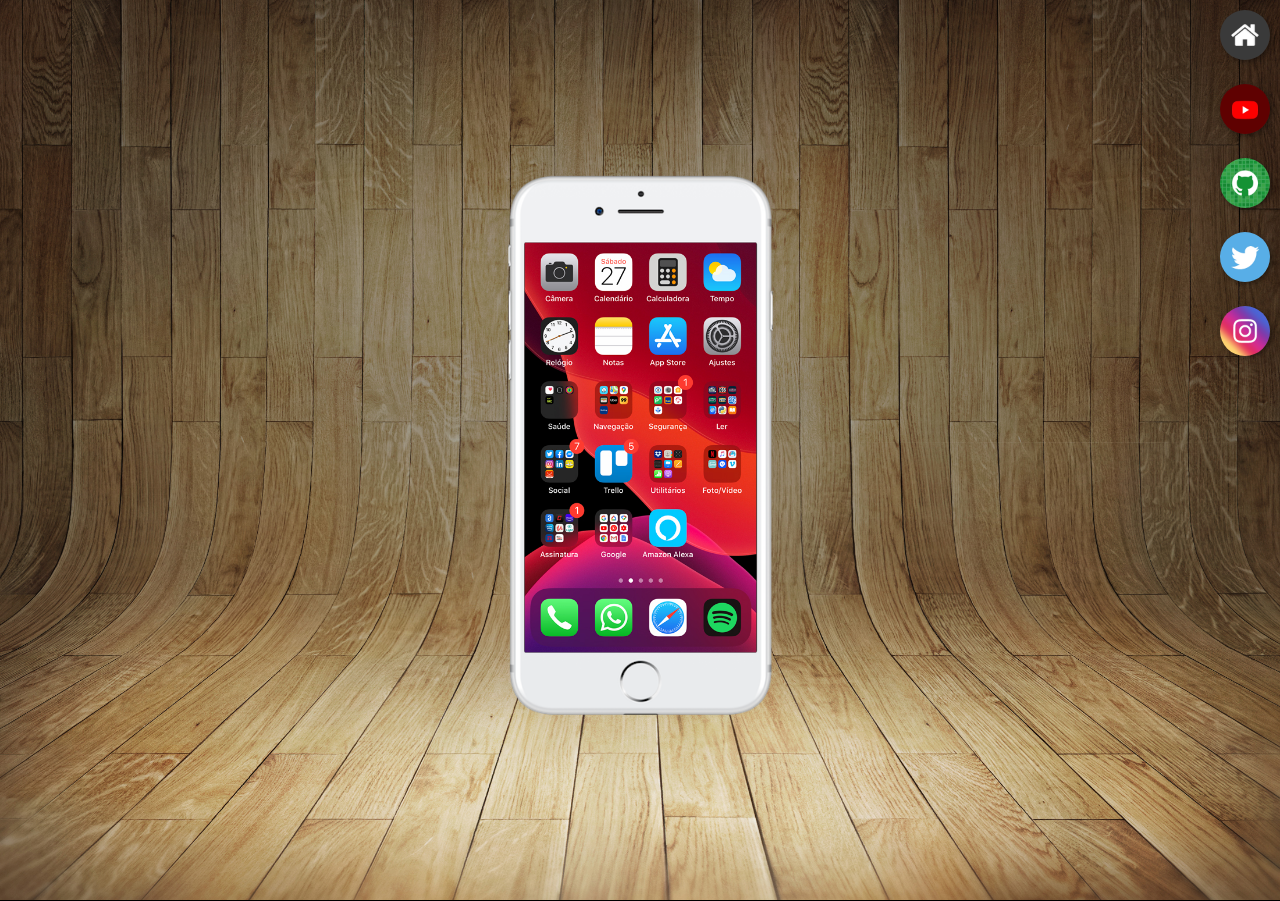
<file: index.html>
<!DOCTYPE html>
<html lang="pt-br">
<head>
    <meta charset="UTF-8">
    <meta http-equiv="X-UA-Compatible" content="IE=edge">
    <meta name="viewport" content="width=device-width, initial-scale=1.0">
    <link rel="shortcut icon" href="one piece fav icon.png" type="image/x-icon">
    <link rel="stylesheet" href="style.css">
    <title>Social</title>
</head>
<body>
    <main>

        <section id="telefone">
            <iframe src="home.html" frameborder="0" name="tela" id="tela">
                seu navegador não é compativel com isso :/
            </iframe>
        </section>
        
            <section class="pai" id="redes-sociais">
            
                   
                        <div><a href="home.html" target="tela" ><img src="imagens/logo-home.jpg" alt=""></a></div>
                        <div><a href="youtube.html" target="tela">  <img src="imagens/logo-youtube.jpg" alt=""> </a></div>
                        <div><a href="github.html" target="tela" ><img src="imagens/logo-github.jpg" alt=""></a></div>
                        <div><a href="twitter.html" target="tela" ><img src="imagens/logo-twitter.jpg" alt=""></a></div>
                        <div><a href="instagram.html" target="tela" ><img src="imagens/logo-instagram.jpg" alt=""></a></div>
                    
            
            
            </section>
        

    </main>

    
</body>
</html>
</file>
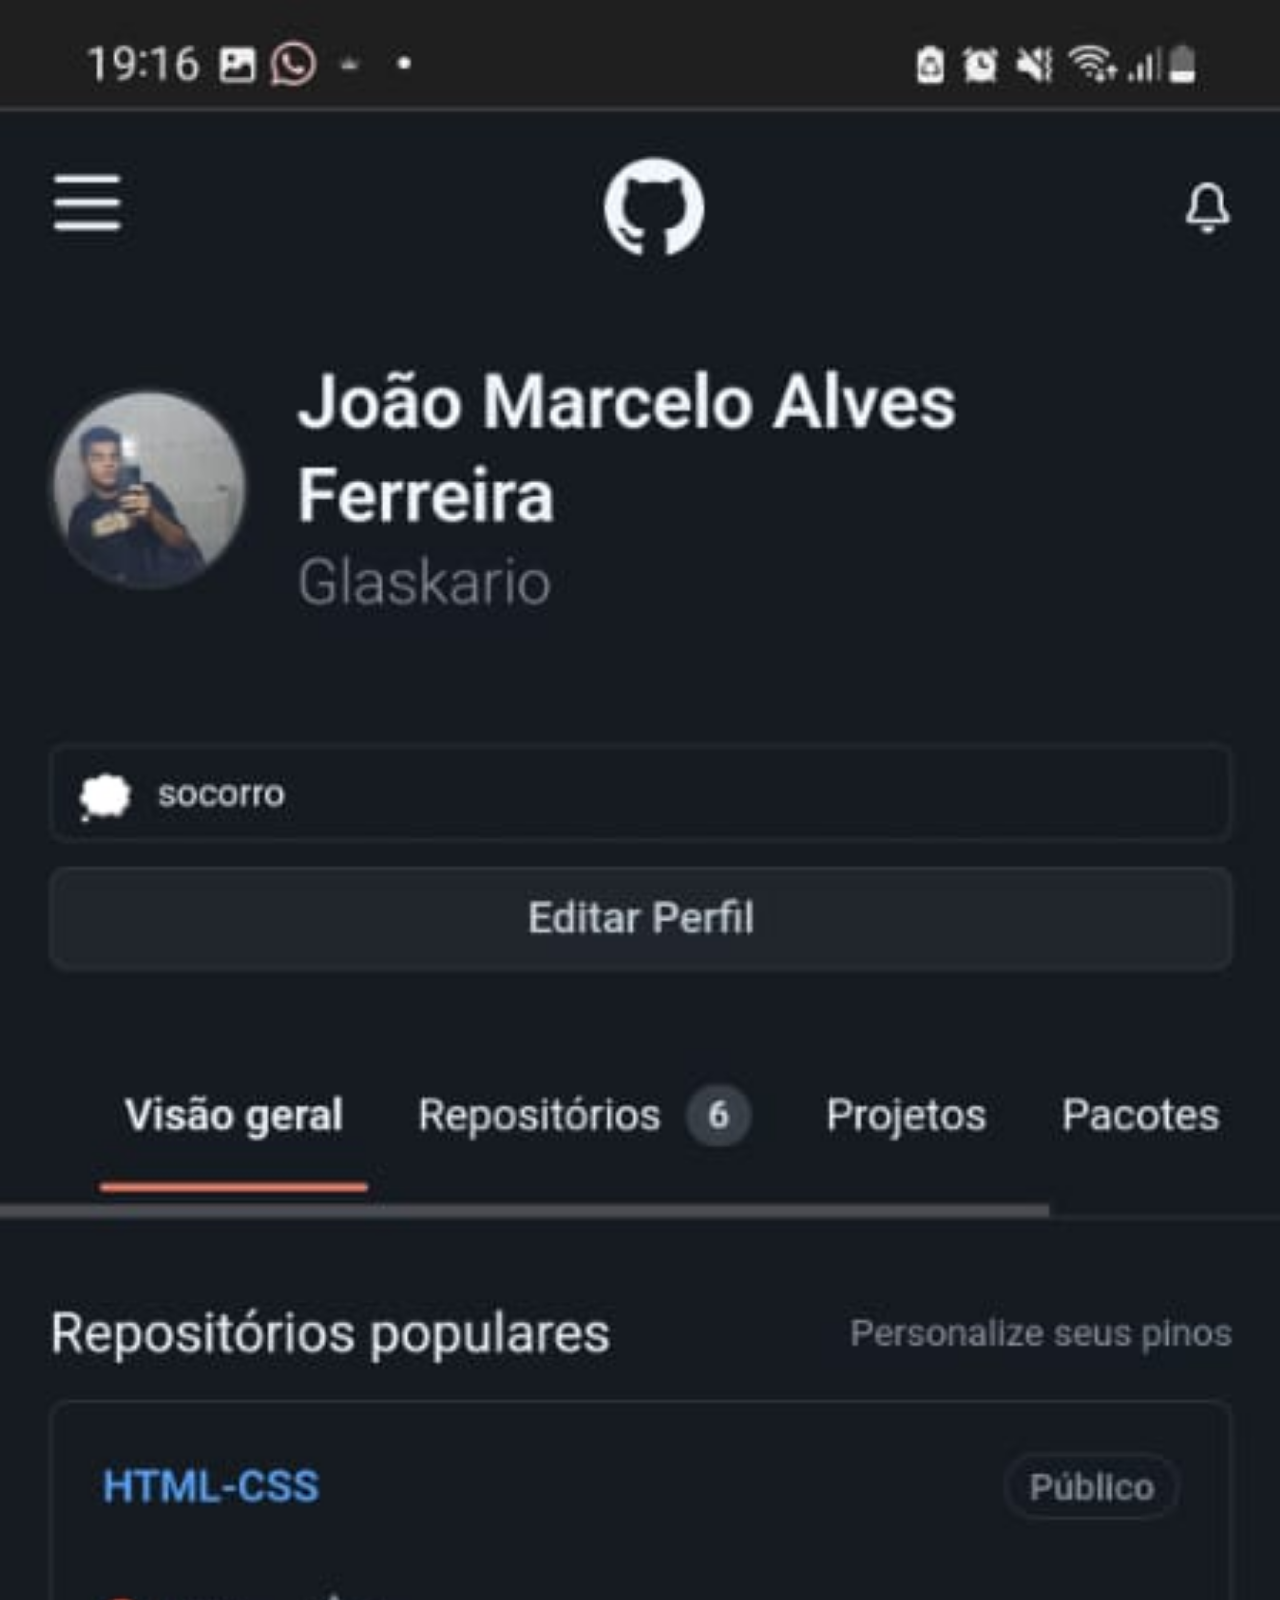
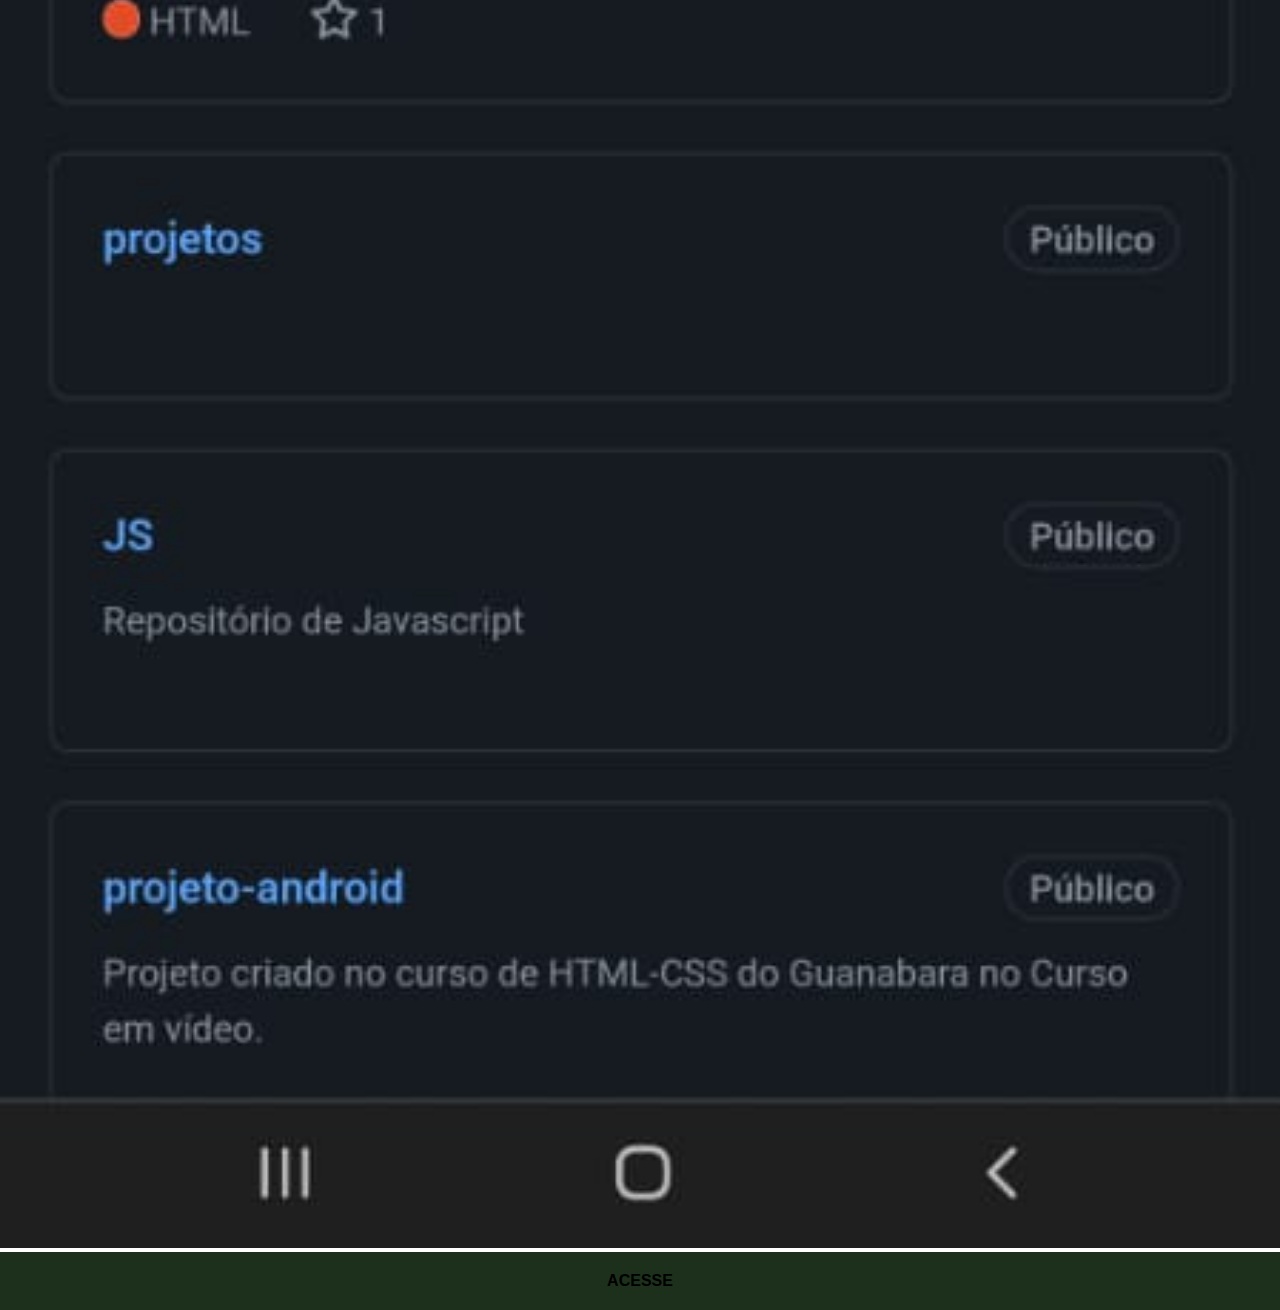
<file: github.html>
<!DOCTYPE html>
<html lang="pt-br">
<head>
    <meta charset="UTF-8">
    <meta http-equiv="X-UA-Compatible" content="IE=edge">
    <meta name="viewport" content="width=device-width, initial-scale=1.0">
    <title>GitHub</title>
    <link rel="stylesheet" href="estilos/social.css">
    <style>
       
        a{
            display: block;
            background-color: rgb(28, 48, 28);
            padding: 20px;
            text-align: center;
            font-weight: bold;
            text-decoration: none;
            color: black;
            
        }
        a:hover{
            background-color:rgb(63, 110, 63) ;
        }
        
    </style>
</head>
<body>
    <img src="imagens/GITHUB2.jpg" alt="">
    <a href="https://github.com/Glaskario" target="_blank">ACESSE</a>
    
</body>
</html>
</file>
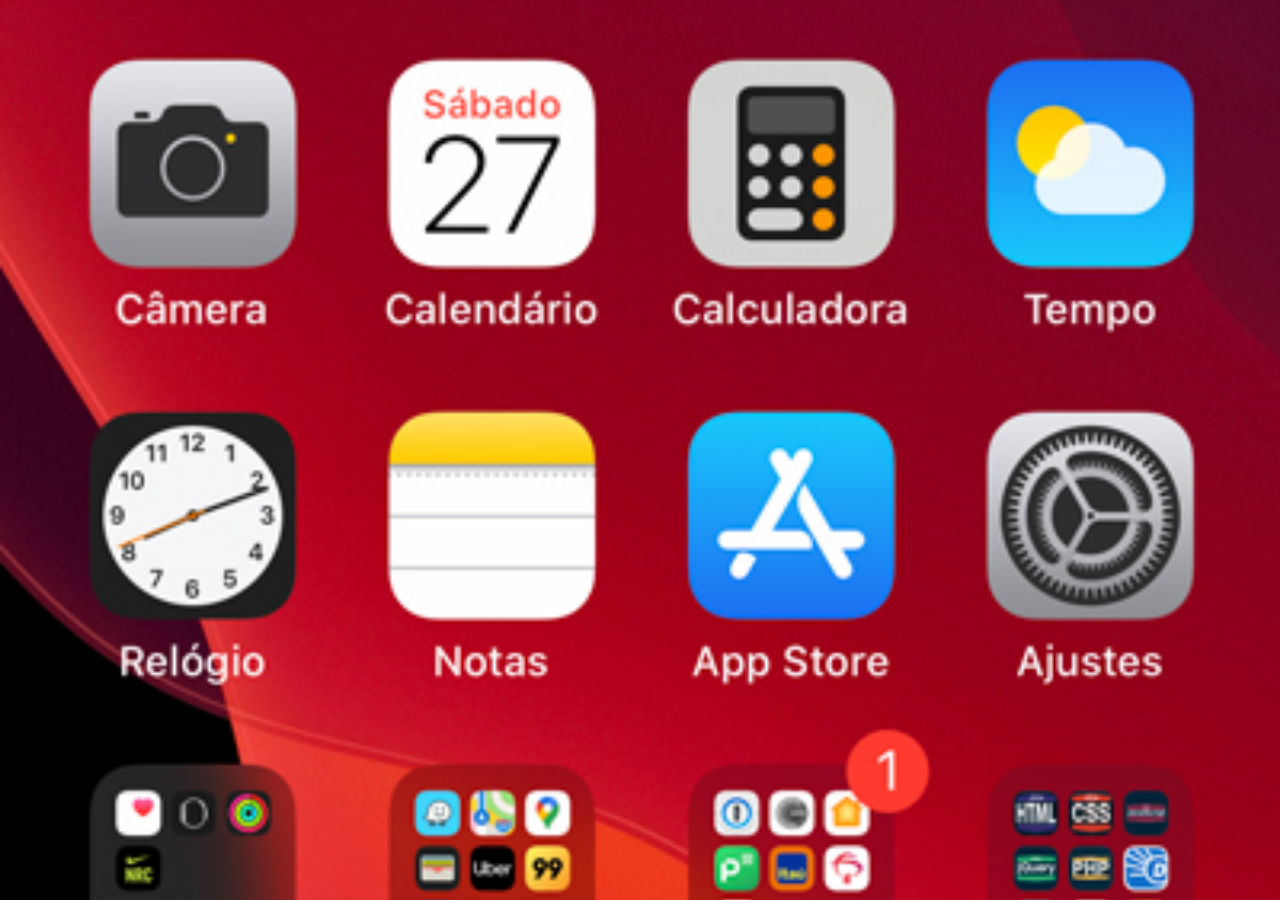
<file: home.html>
<!DOCTYPE html>
<html lang="pt-br">
<head>
    <meta charset="UTF-8">
    <meta http-equiv="X-UA-Compatible" content="IE=edge">
    <meta name="viewport" content="width=device-width, initial-scale=1.0">
    <title>Home</title>
    <style>
        * {
            margin: 0px;
            padding: 0px;
        }

        body {
            width: 100vw;
            height: 100vh;
            background: black url('imagens/tela-home.jpg') no-repeat top center;
            background-size: cover;
        }
    </style>
</head>
<body>
    
    
    
</body>
</html>
</file>
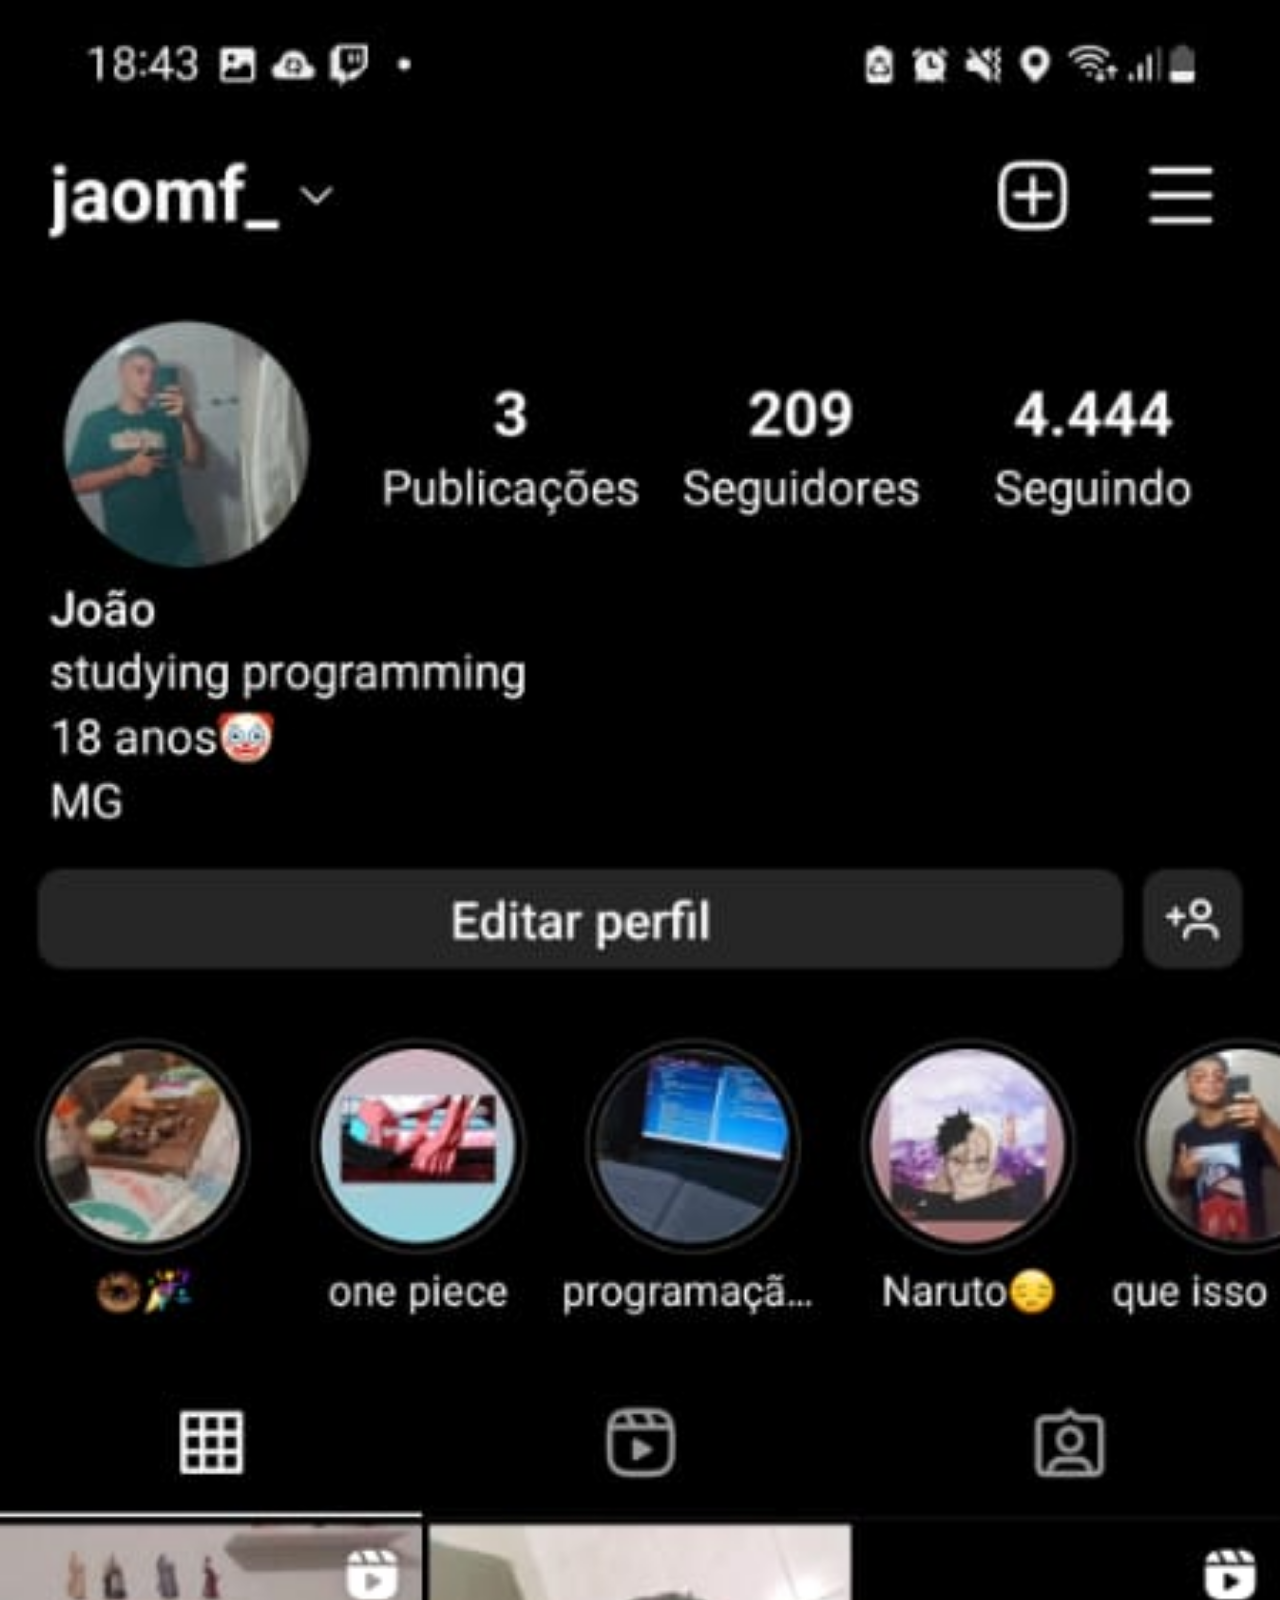
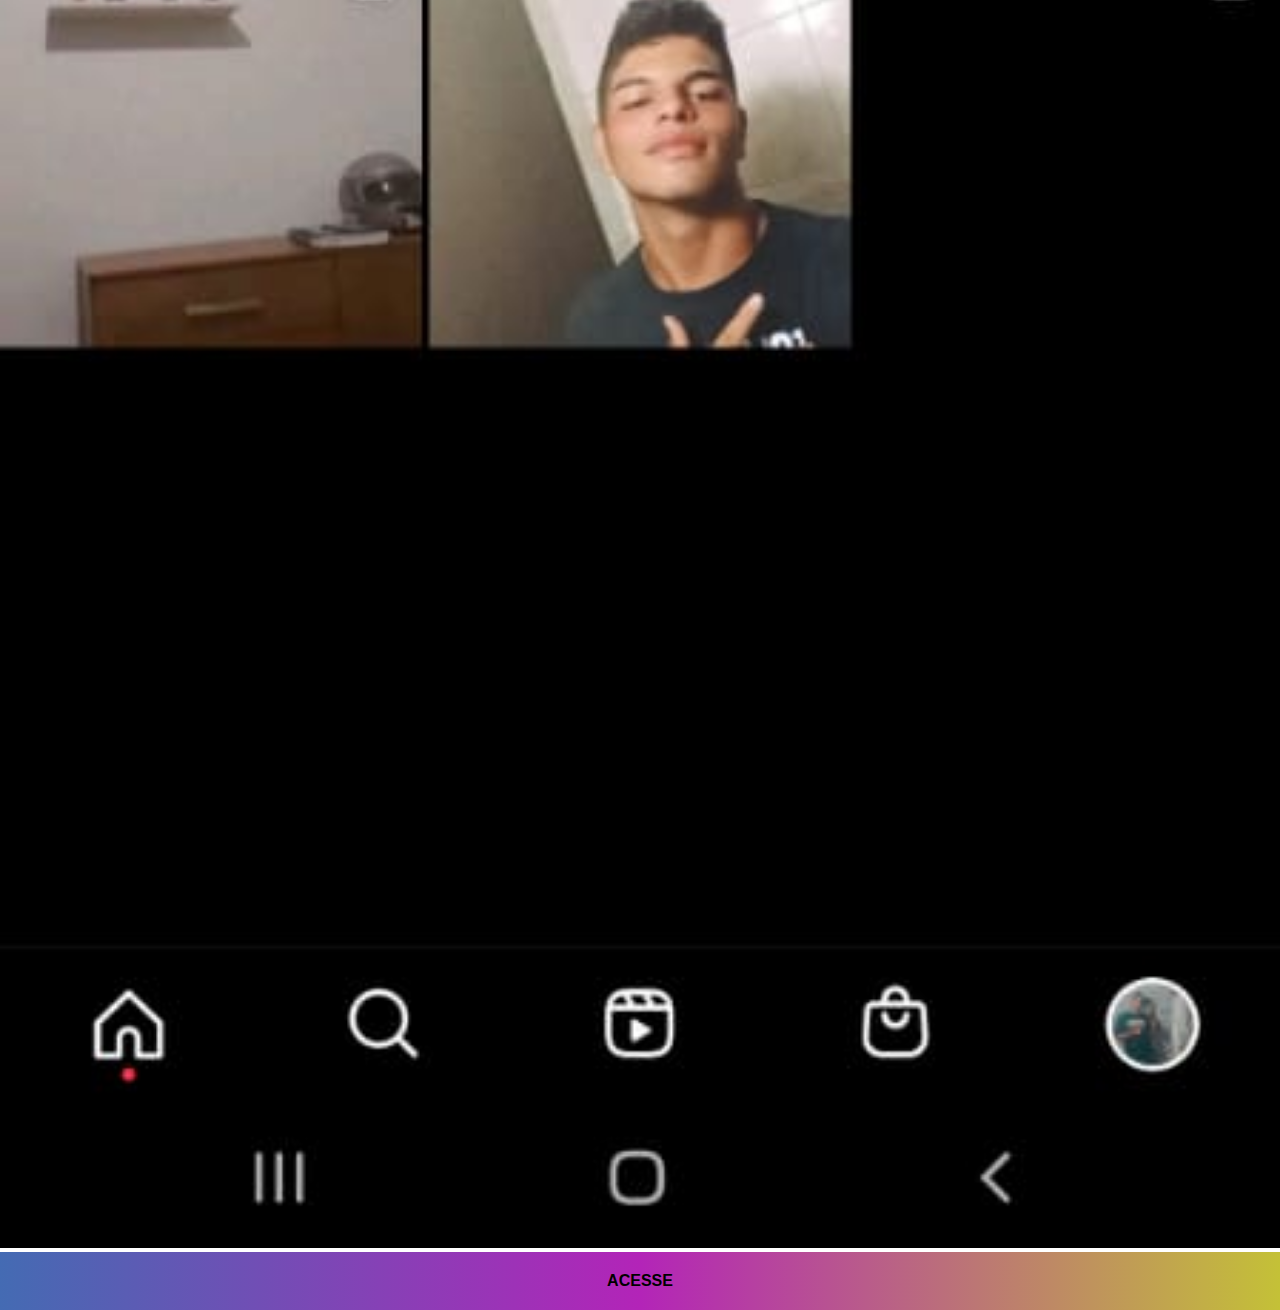
<file: instagram.html>
<!DOCTYPE html>
<html lang="pt-br">
<head>
    <meta charset="UTF-8">
    <meta http-equiv="X-UA-Compatible" content="IE=edge">
    <meta name="viewport" content="width=device-width, initial-scale=1.0">
    <title>Instagram</title>
    <link rel="stylesheet" href="estilos/social.css">
    <style>
        
        a{
            display: block;
            background-image: linear-gradient( to left, rgb(196, 193, 55), rgb(179, 36, 184), rgb(68, 107, 179));
            padding: 20px;
            text-align: center;
            font-weight: bold;
            text-decoration: none;
            color: black;
            
        }
        a:hover{
            background-image: linear-gradient( to left, rgb(255, 253, 119), rgb(237, 50, 243), rgb(82, 132, 224));
        }
    </style>
</head>
<body>
    <img src="imagens/INSTAGRAM.jpg" alt="">
    <a href="https://www.instagram.com/jaomf_/" target="_blank">ACESSE</a>

    
</body>
</html>
</file>
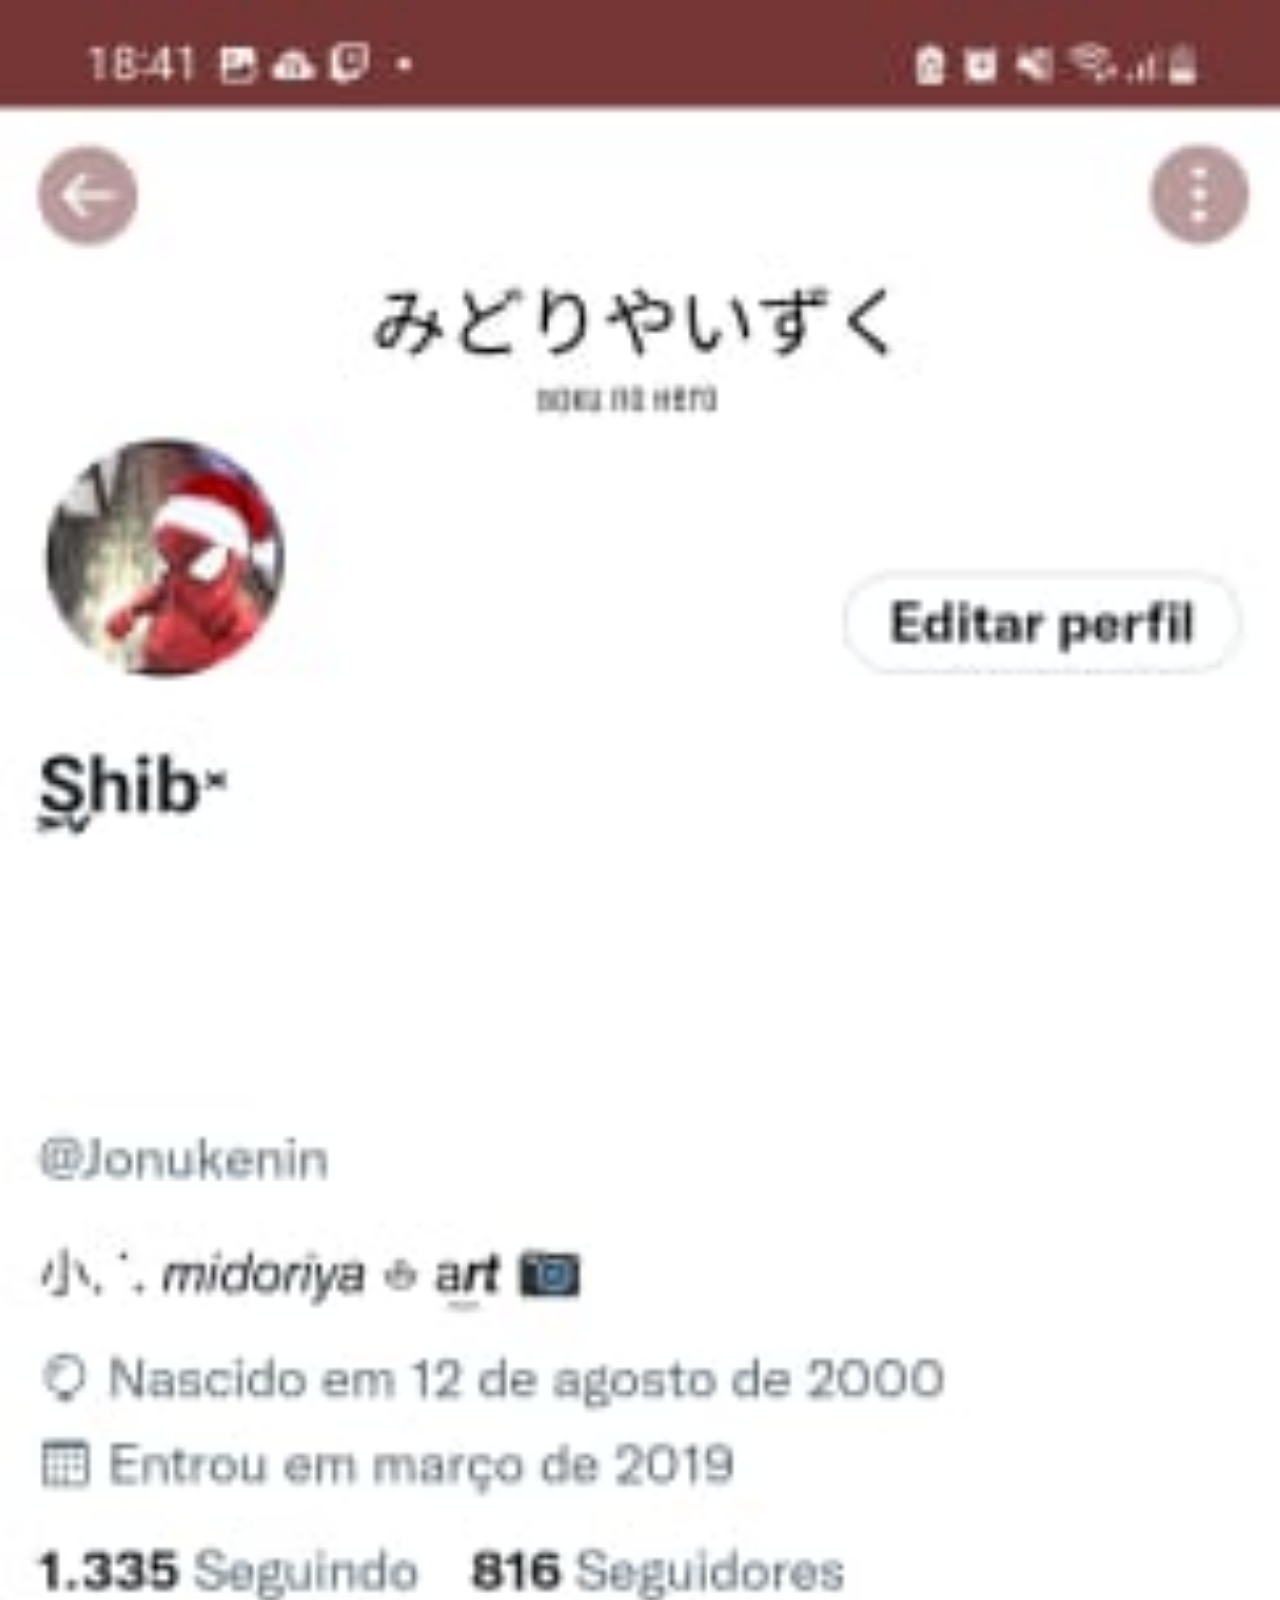
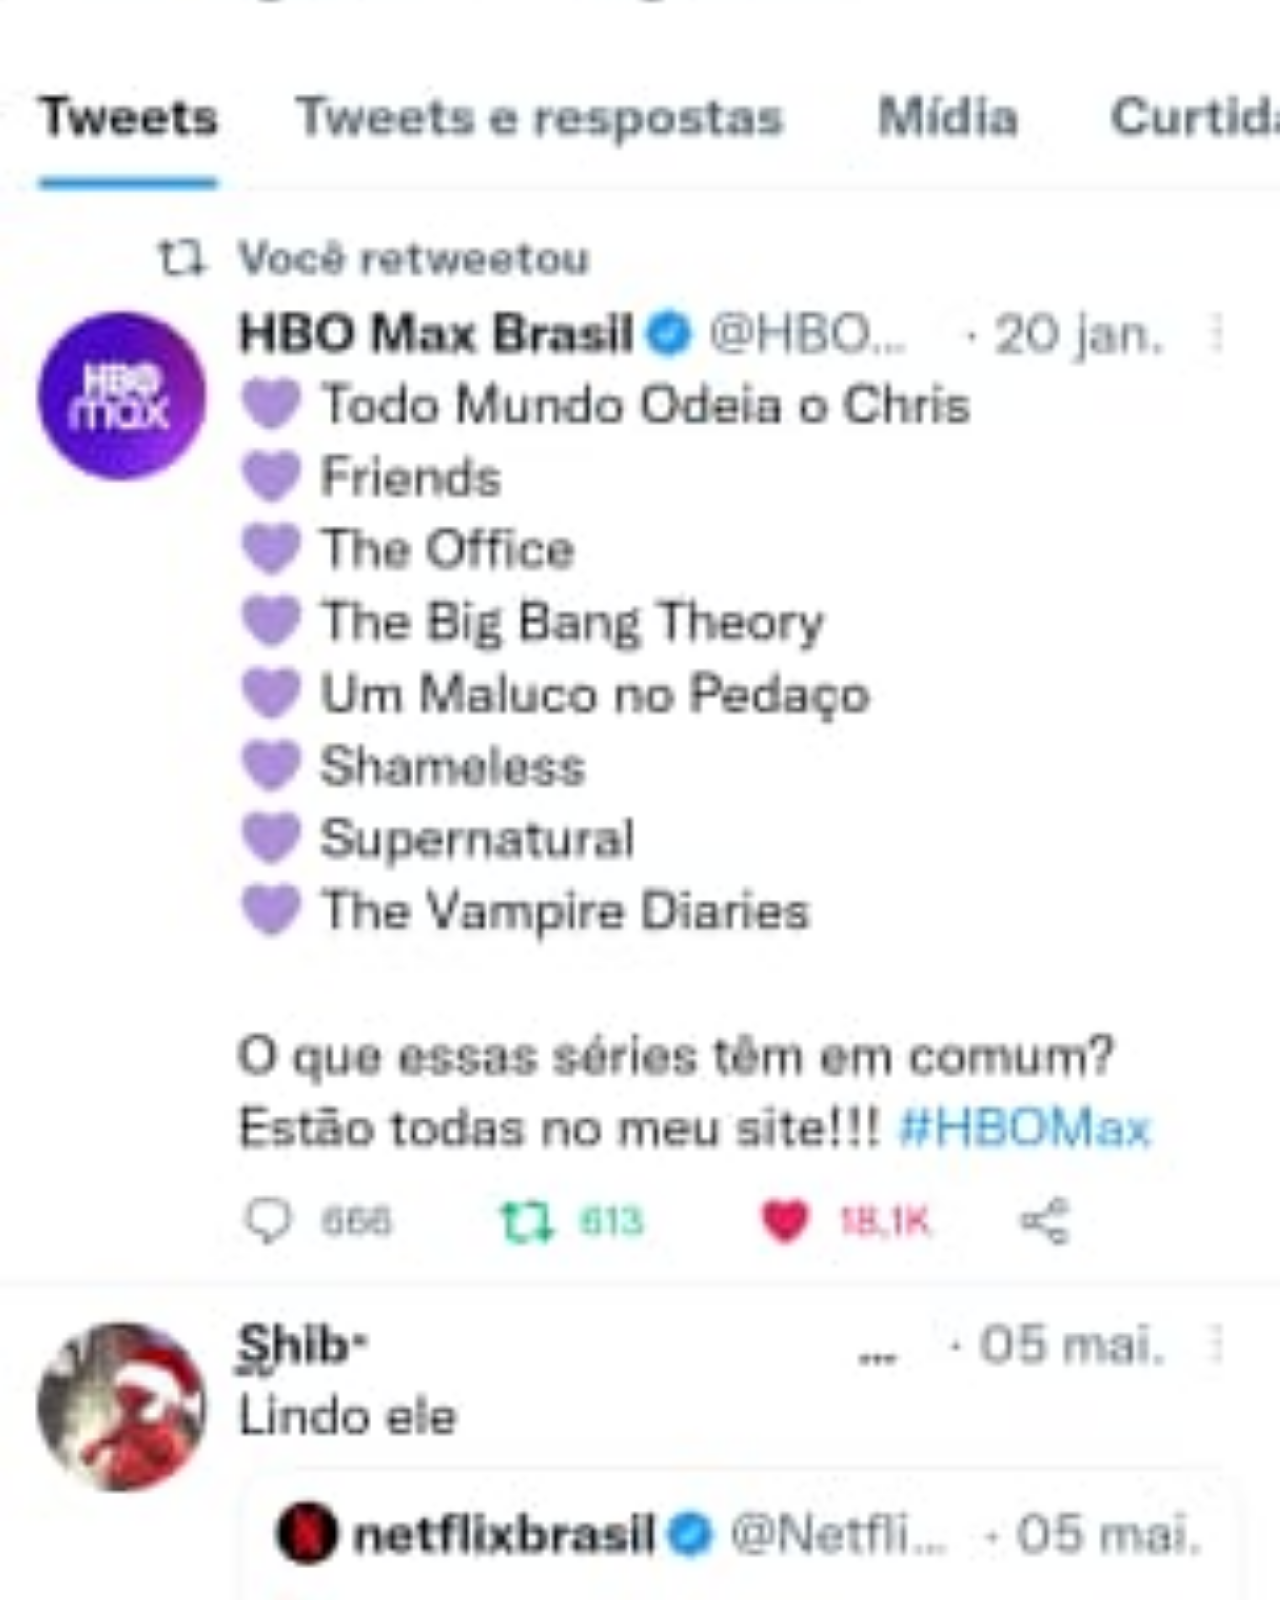
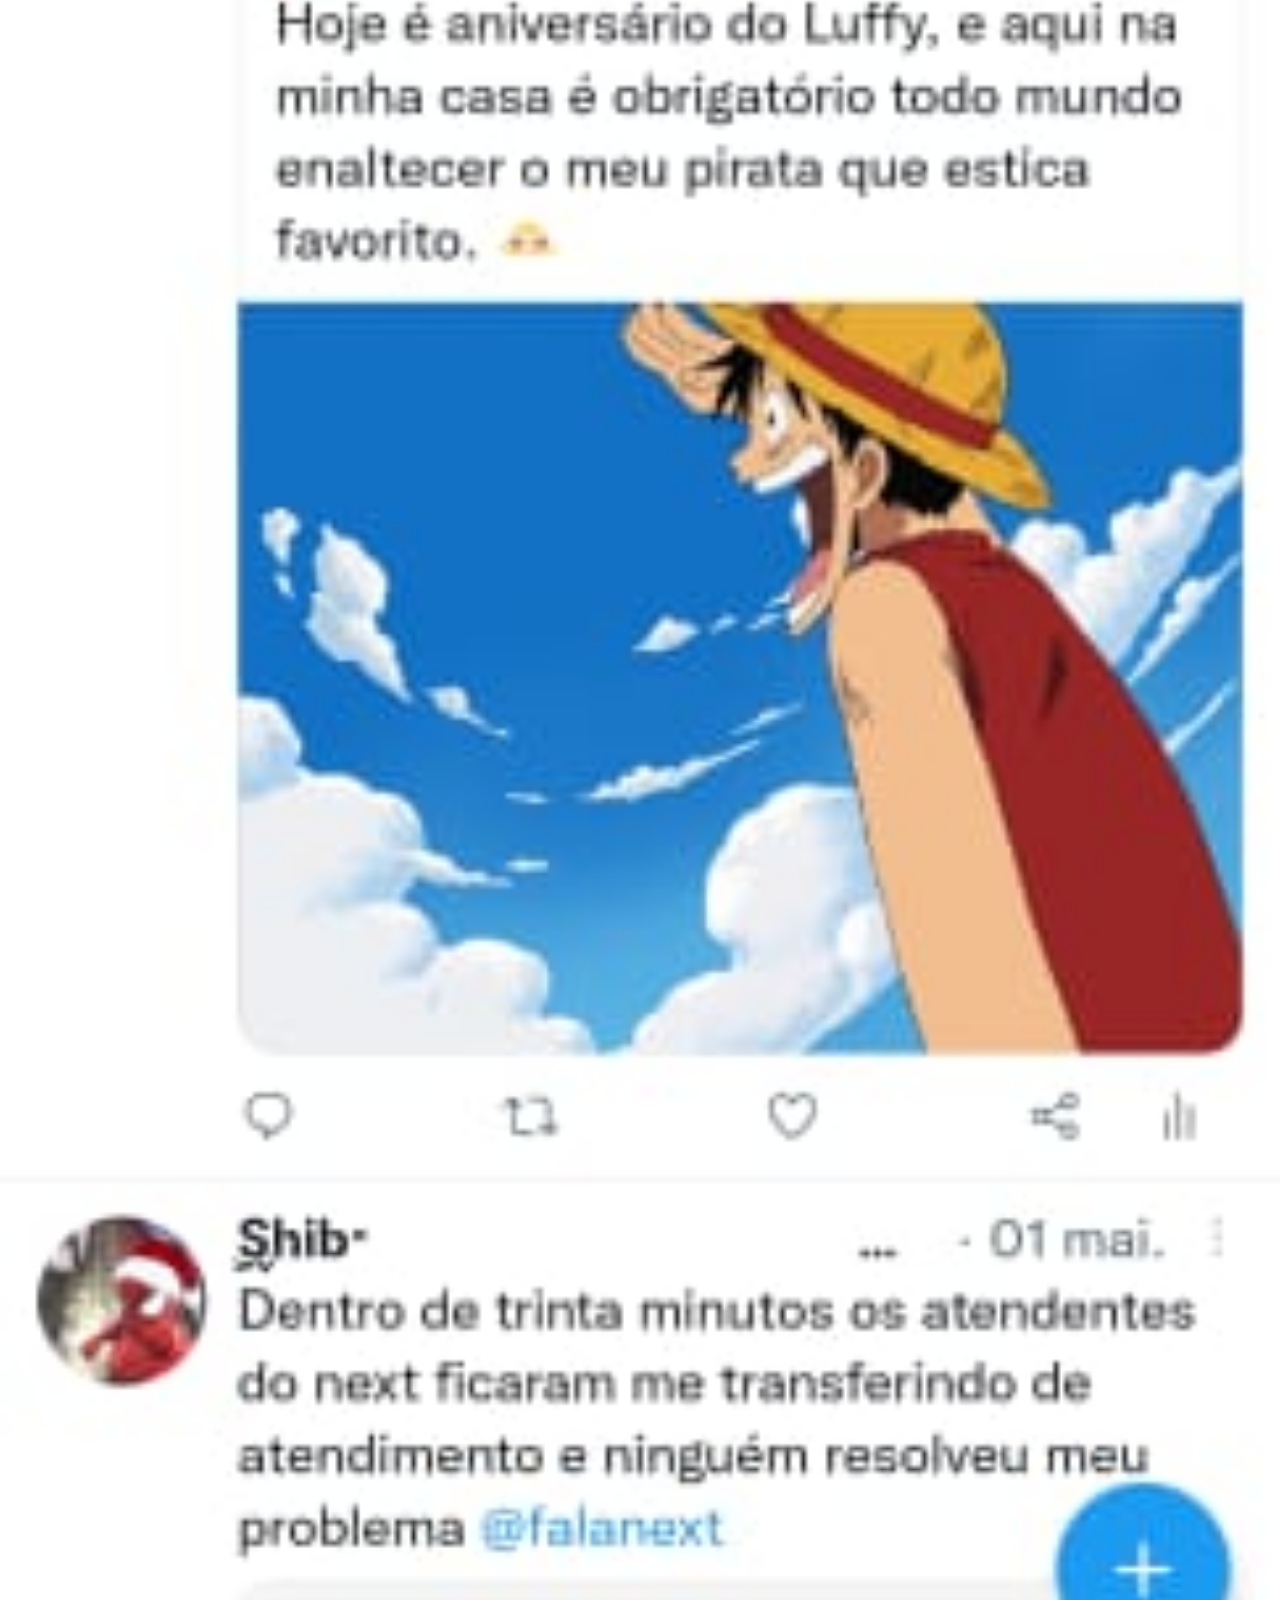
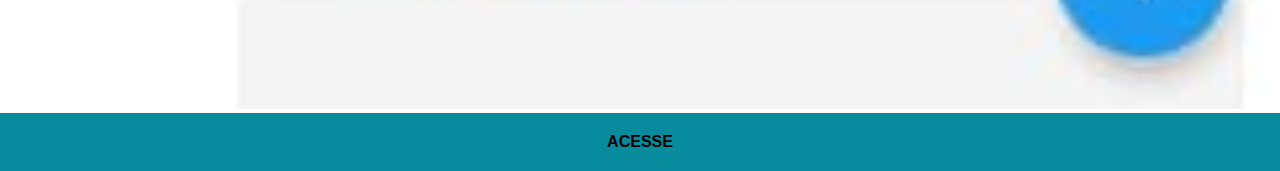
<file: twitter.html>
<!DOCTYPE html>
<html lang="pt-br">
<head>
    <meta charset="UTF-8">
    <meta http-equiv="X-UA-Compatible" content="IE=edge">
    <meta name="viewport" content="width=device-width, initial-scale=1.0">
    <title>Twitter</title>
    <link rel="stylesheet" href="estilos/social.css">
    <style>
        
        a{
            display: block;
            background-color: rgb(8, 139, 156);
            padding: 20px;
            text-align: center;
            font-weight: bold;
            text-decoration: none;
            color: black;
            
        }
        a:hover{
            background-color:rgb(30, 156, 214) ;
        }
    </style>
</head>
<body>
    <img src="imagens/TWITTER.jpg" alt="">
    <a href="https://twitter.com/Jonukenin" target="_blank">ACESSE</a>
    
</body>
</html>
</file>
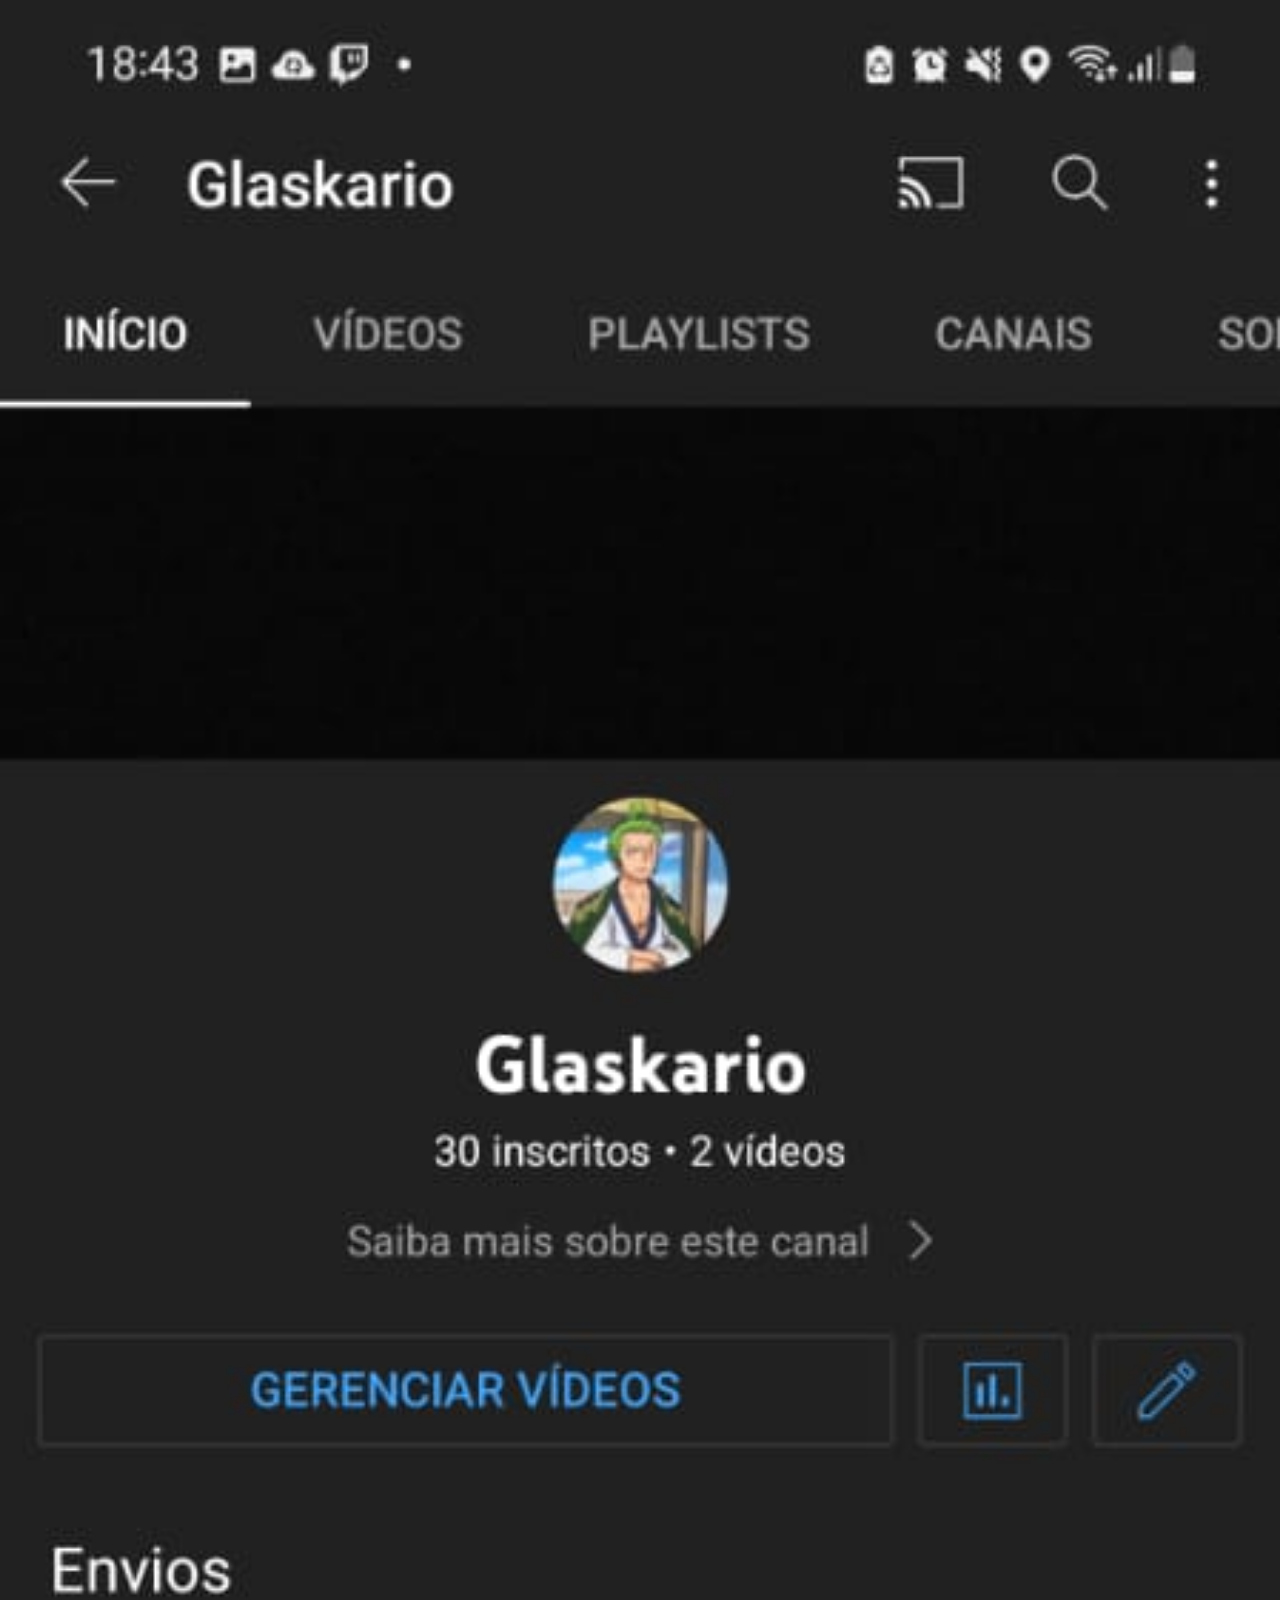
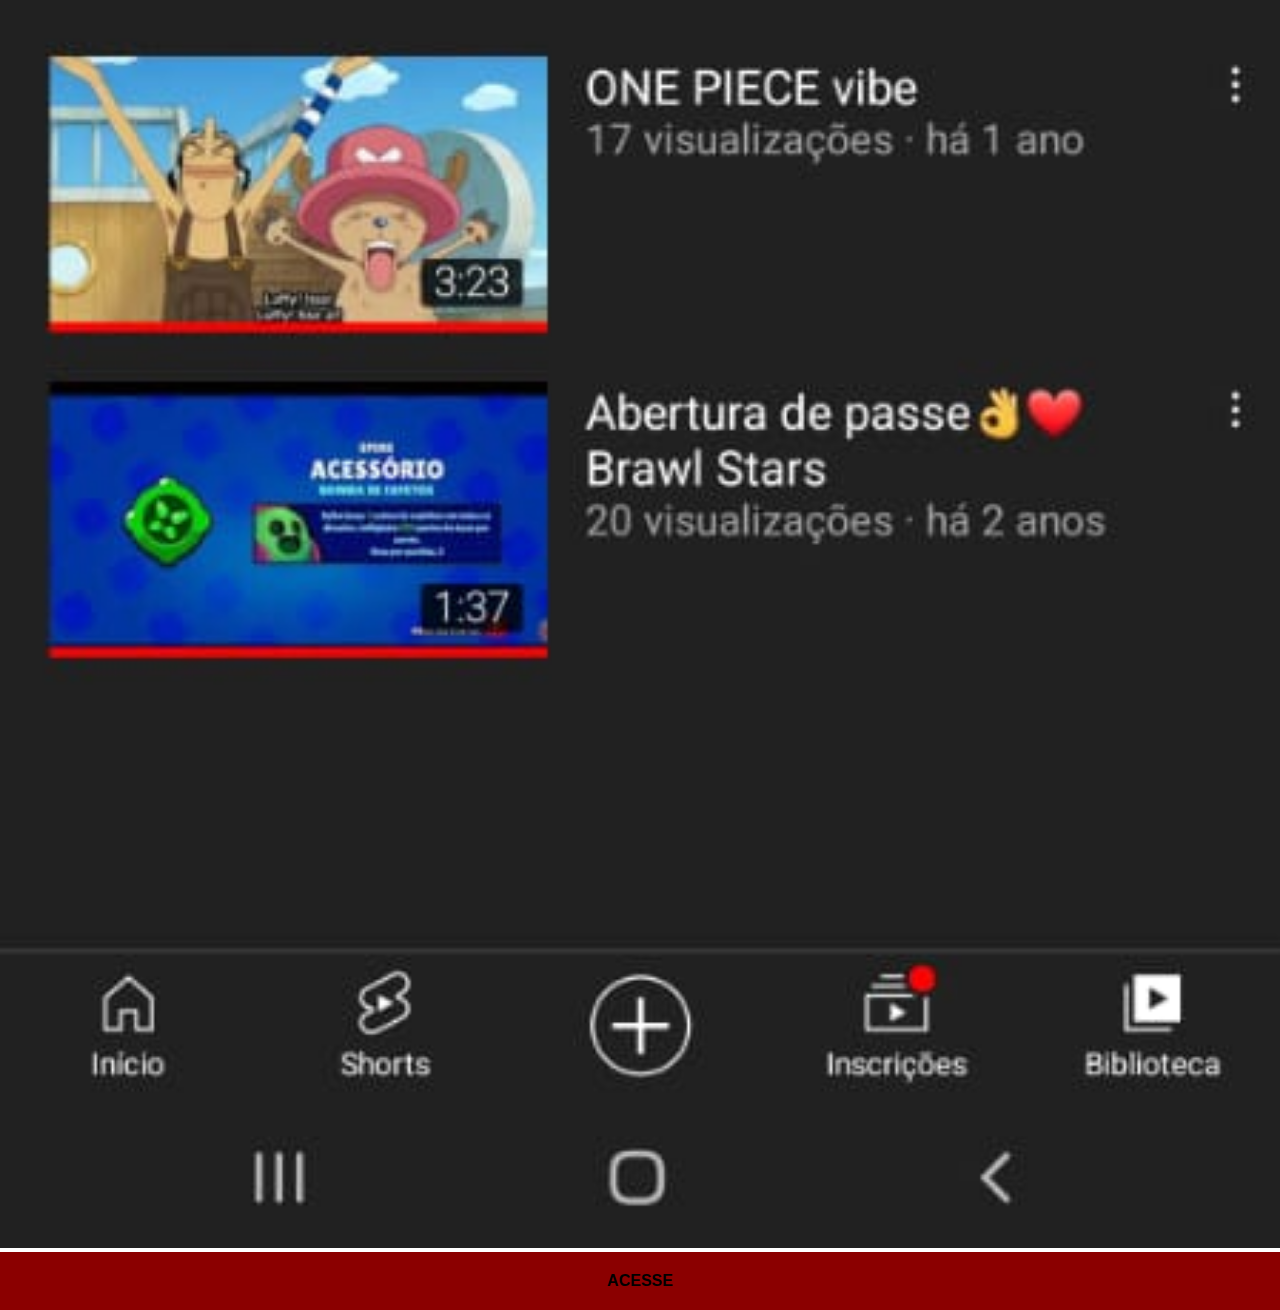
<file: youtube.html>
<!DOCTYPE html>
<html lang="pt-br">
<head>
    <meta charset="UTF-8">
    <meta http-equiv="X-UA-Compatible" content="IE=edge">
    <meta name="viewport" content="width=device-width, initial-scale=1.0">
    <title>Youtube</title>
    <link rel="stylesheet" href="estilos/social.css">
    <style>
        
        a{
            display: block;
            background-color: darkred;
            padding: 20px;
            text-align: center;
            font-weight: bold;
            text-decoration: none;
            color: black;
            
        }
        a:hover{
            background-color: red;
        }

    </style>
</head>
<body>
    <img src="imagens/YOUTUBE.jpg" alt="">
    <a href="https://www.youtube.com/channel/UCSPKgqFAXu-GBzAg5WuxPlA" target="_blank">ACESSE</a>
    
</body>
</html>
</file>
<file: style.css>
@charset "UTF-8";

* {
    margin: 0px;
    padding: 0px;
    font-family: Arial, Helvetica, sans-serif;
}

html, body {
    min-height: 100.1vh;
    
    min-width: 98vw;
    background-color: black;
    background-size: cover;
    background-attachment: fixed;
}
main {
    height: 99vh;
    position: relative;

    
}
body{
    background: url(imagens/fundo-madeira.jpg);
    background-size: cover;
    background-attachment: fixed;
    
    
}
section#telefone {
    height: 627px;
    width: 311px;
    background-color: blue;
    position: absolute;
    top: 50%;
    left: 50%;
    transform: translate(-50%, -50%);
    background:  url(imagens/frame-iphone.png);
    background-repeat: no-repeat;
    background-position: 50%;
    background-size: 270px;
    
}
iframe#tela {
    position: relative;
    top: 110px;
    left: 40px;
    width: 232px;
    height: 410px;
}

.pai{
    display: flex;
    flex-direction: column;
    justify-content: end;
    align-items: flex-end;
    

    
}
.filho{
    
    
}
section#redes-sociais  img{
    box-sizing: border-box;
width: 50px;
margin: 10px;
border-radius: 50%;
box-shadow: 2px 2px 5px rgba(0, 0, 0, 0.400);
}
section#redes-sociais img:hover{
border: 2px solid rgba(255, 255, 255, 0.596);
transform: translate(-3px, -3px);
box-shadow: 5px 5px 10px rgba(0, 0, 0, 0.596);
transition: transform .3s;
}
</file>
<file: estilos/social.css>
@charset "UTF-8";



*{
    margin: 0px;
    padding: 0px;
    font-family: Arial, Helvetica, sans-serif;

}
::-webkit-scrollbar{
    width: 0px;
    height: 0px;
}
img{
    width: 100vw;
    padding-bottom: 0px;

}
</file>
